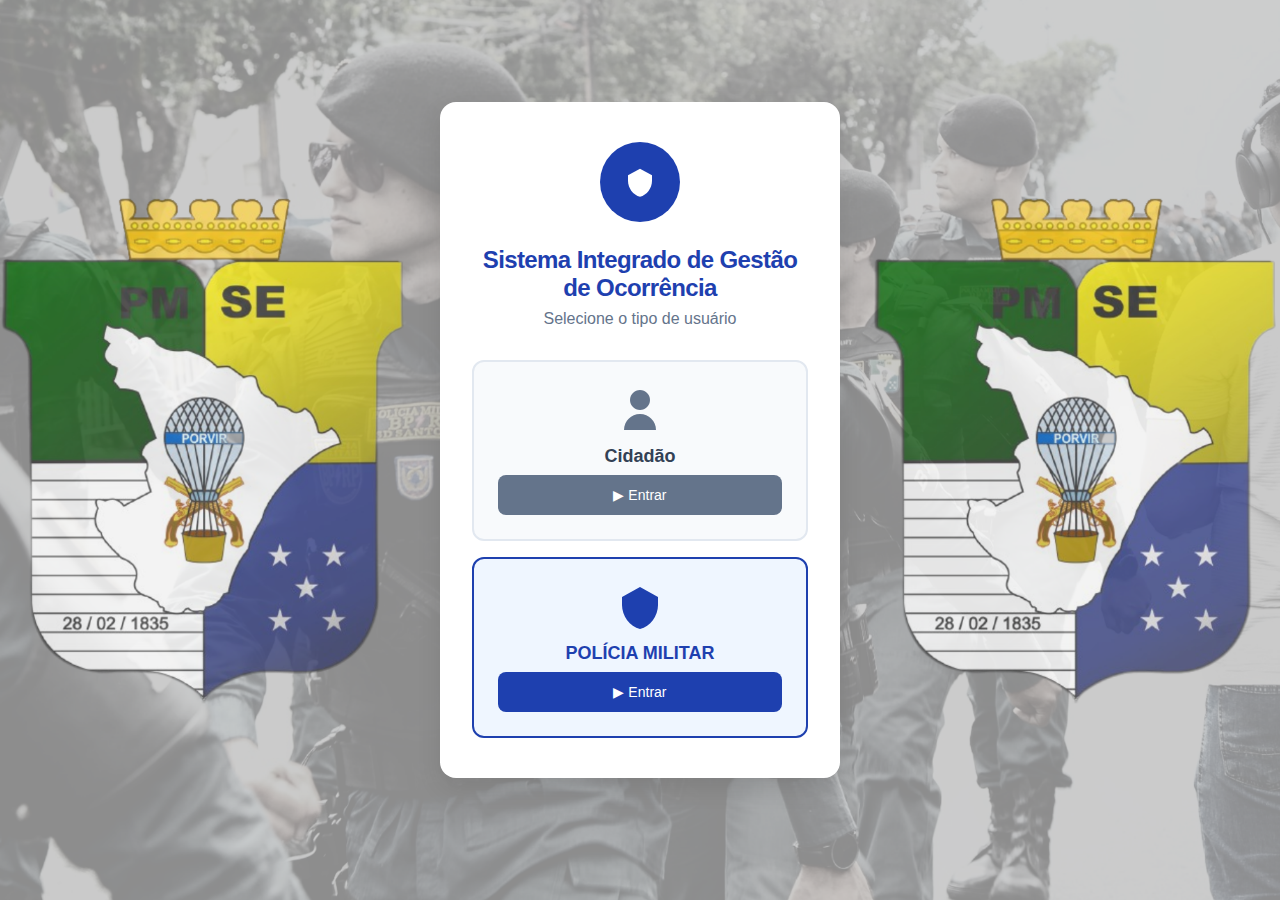
<file: index.html>
<!DOCTYPE html>
<html lang="pt-BR">
<head>
    <meta charset="UTF-8">
    <meta name="viewport" content="width=device-width, initial-scale=1.0">
    <title>Sistema de Acesso - PM SE</title>
    <style>
        * {
            margin: 0;
            padding: 0;
            box-sizing: border-box;
        }

        body {
    font-family: -apple-system, BlinkMacSystemFont, 'Segoe UI', Roboto, sans-serif;

       
    
    background-color: #222;
    background-image: url(./imagem/Planner\ Planejador\ Anual\ Horizontal\ A4\ \(1\).png) ;
    background-size: cover;
    background-position: center;
    background-repeat: no-repeat;

    min-height: 100vh;
    display: flex;
    align-items: center;
    justify-content: center;
    padding: 20px;
}

        .container {
            width: 100%;
            max-width: 400px;
        }

        .card {
            background: white;
            border-radius: 16px;
            padding: 40px 32px;
            box-shadow: 0 10px 25px rgba(0, 0, 0, 0.1);
            text-align: center;
            margin-bottom: 20px;
        }

        .logo {
            width: 80px;
            height: 80px;
            background: #1e40af;
            border-radius: 50%;
            display: flex;
            align-items: center;
            justify-content: center;
            margin: 0 auto 24px;
            color: white;
            font-size: 24px;
        }

        .shield-icon {
            width: 32px;
            height: 32px;
            fill: currentColor;
        }

        .user-icon {
            width: 32px;
            height: 32px;
            fill: currentColor;
        }

        h1 {
            color: #1e40af;
            font-size: 24px;
            font-weight: 700;
            margin-bottom: 8px;
            letter-spacing: -0.025em;
        }

        .subtitle {
            color: #64748b;
            font-size: 16px;
            margin-bottom: 32px;
        }

        .user-type-selector {
            display: flex;
            flex-direction: column;
            gap: 16px;
        }

        .user-type-card {
            background: #f8fafc;
            border: 2px solid #e2e8f0;
            border-radius: 12px;
            padding: 24px;
            cursor: pointer;
            transition: all 0.2s ease;
            text-align: center;
        }

        .user-type-card:hover {
            border-color: #1e40af;
            background: #f1f5f9;
            transform: translateY(-2px);
        }

        .user-type-card.police {
            border-color: #1e40af;
            background: #eff6ff;
        }

        .user-type-icon {
            width: 48px;
            height: 48px;
            margin: 0 auto 12px;
            color: #64748b;
        }

        .user-type-card.police .user-type-icon {
            color: #1e40af;
        }

        .user-type-title {
            font-size: 18px;
            font-weight: 600;
            color: #334155;
            margin-bottom: 8px;
        }

        .user-type-card.police .user-type-title {
            color: #1e40af;
        }

        .user-type-button {
            background: #64748b;
            color: white;
            border: none;
            border-radius: 8px;
            padding: 12px 24px;
            font-size: 14px;
            font-weight: 500;
            cursor: pointer;
            transition: background-color 0.2s ease;
            width: 100%;
        }

        .user-type-card.police .user-type-button {
            background: #1e40af;
        }

        .user-type-button:hover {
            background: #475569;
        }

        .user-type-card.police .user-type-button:hover {
            background: #1e3a8a;
        }

        .login-form {
            display: none;
        }

        .login-form.active {
            display: block;
        }

        .form-group {
            margin-bottom: 20px;
            text-align: left;
        }

        .form-label {
            display: block;
            color: #374151;
            font-size: 14px;
            font-weight: 500;
            margin-bottom: 8px;
        }

        .form-input {
            width: 100%;
            padding: 12px 16px;
            border: 2px solid #e5e7eb;
            border-radius: 8px;
            font-size: 16px;
            transition: border-color 0.2s ease;
            background: white;
        }

        .form-input:focus {
            outline: none;
            border-color: #1e40af;
            box-shadow: 0 0 0 3px rgba(30, 64, 175, 0.1);
        }

        .form-input::placeholder {
            color: #9ca3af;
        }

        .login-button {
            width: 100%;
            background: #64748b;
            color: white;
            border: none;
            border-radius: 8px;
            padding: 14px;
            font-size: 16px;
            font-weight: 600;
            cursor: pointer;
            transition: background-color 0.2s ease;
            margin-bottom: 12px;
        }

        .login-button.police {
            background: #1e40af;
        }

        .login-button:hover {
            background: #475569;
        }

        .login-button.police:hover {
            background: #1e3a8a;
        }

        .back-button {
            width: 100%;
            background: transparent;
            color: #64748b;
            border: 2px solid #e5e7eb;
            border-radius: 8px;
            padding: 12px;
            font-size: 14px;
            font-weight: 500;
            cursor: pointer;
            transition: all 0.2s ease;
        }

        .back-button:hover {
            background: #f8fafc;
            border-color: #d1d5db;
        }

        .restriction-notice {
            color: #64748b;
            font-size: 12px;
            margin-top: 16px;
            line-height: 1.4;
        }

        .restriction-notice a {
            color: #1e40af;
            text-decoration: none;
        }

        .restriction-notice a:hover {
            text-decoration: underline;
        }

        @media (max-width: 480px) {
            .card {
                padding: 32px 24px;
            }
            
            .container {
                max-width: 100%;
            }
        }
    </style>
</head>
<body>
   
    <div class="container">
        
        <div id="userTypeSelection" class="card">
            <div class="logo">
                <svg class="shield-icon" viewBox="0 0 24 24" fill="none" xmlns="http://www.w3.org/2000/svg">
                    <path d="M12 2L3 7V11C3 16.55 6.84 21.74 12 23C17.16 21.74 21 16.55 21 11V7L12 2Z" fill="currentColor"/>
                </svg>
            </div>
            <h1>Sistema Integrado de Gestão de Ocorrência</h1>
            <p class="subtitle">Selecione o tipo de usuário</p>
            
            <div class="user-type-selector">
                <div class="user-type-card" onclick="showLoginForm('citizen')">
                    <div class="user-type-icon">
                        <svg viewBox="0 0 24 24" fill="none" xmlns="http://www.w3.org/2000/svg">
                            <path d="M12 12C14.7614 12 17 9.76142 17 7C17 4.23858 14.7614 2 12 2C9.23858 2 7 4.23858 7 7C7 9.76142 9.23858 12 12 12Z" fill="currentColor"/>
                            <path d="M12 14C7.58172 14 4 17.5817 4 22H20C20 17.5817 16.4183 14 12 14Z" fill="currentColor"/>
                        </svg>
                    </div>
                    <div class="user-type-title">Cidadão</div>
                    <button class="user-type-button">▶ Entrar</button>
                </div>
                
                <div class="user-type-card police" onclick="showLoginForm('police')">
                    <div class="user-type-icon">
                        <svg viewBox="0 0 24 24" fill="none" xmlns="http://www.w3.org/2000/svg">
                            <path d="M12 2L3 7V11C3 16.55 6.84 21.74 12 23C17.16 21.74 21 16.55 21 11V7L12 2Z" fill="currentColor"/>
                        </svg>
                    </div>
                    <div class="user-type-title">POLÍCIA MILITAR</div>
                    <button class="user-type-button">▶ Entrar</button>
                </div>
            </div>
        </div>

        
        <div id="citizenLogin" class="card login-form">
            <div class="logo">
                <svg class="user-icon" viewBox="0 0 24 24" fill="none" xmlns="http://www.w3.org/2000/svg">
                    <path d="M12 12C14.7614 12 17 9.76142 17 7C17 4.23858 14.7614 2 12 2C9.23858 2 7 4.23858 7 7C7 9.76142 9.23858 12 12 12Z" fill="currentColor"/>
                    <path d="M12 14C7.58172 14 4 17.5817 4 22H20C20 17.5817 16.4183 14 12 14Z" fill="currentColor"/>
                </svg>
            </div>
            <h1>Cidadão</h1>
            <p class="subtitle">Portal do Cidadão</p>
            
            <form>
                <div class="form-group">
                    <label class="form-label">Usuário</label>
                    <input type="text" class="form-input" placeholder="Digite seu usuário">
                </div>
                
                <div class="form-group">
                    <label class="form-label">Senha</label>
                    <input type="password" class="form-input" placeholder="Digite sua senha">
                </div>
                
                <a href="./portal-cidade.html"><button type="button" class="login-button portal-cidado">Entrar</button></a>
                <button type="button" class="back-button" onclick="showUserTypeSelection()">Voltar</button>
            </form>
        </div>

        
       <div id="policeLogin" class="card login-form">
    <div class="logo">
        <svg class="shield-icon" viewBox="0 0 24 24" fill="none" xmlns="http://www.w3.org/2000/svg">
            <path d="M12 2L3 7V11C3 16.55 6.84 21.74 12 23C17.16 21.74 21 16.55 21 11V7L12 2Z" fill="currentColor"/>
        </svg>
    </div>
    <h1>POLÍCIA MILITAR</h1>
    <p class="subtitle">Sistema Corporativo</p>
    
    <form id="policeForm"> <div class="form-group">
            <label class="form-label">Matrícula</label>
            <input type="text" id="policeMatricula" class="form-input" placeholder="Digite sua matrícula" required>
        </div>
        
        <div class="form-group">
            <label class="form-label">Senha</label>
            <input type="password" id="policeSenha" class="form-input" placeholder="Digite sua senha" required>
        </div>
        
        <button type="submit" class="login-button police">Entrar</button> 
        <button type="button" class="back-button" onclick="showUserTypeSelection()">Voltar</button>
    </form>
    
    <div class="restriction-notice">
        Sistema restrito aos membros da <a href="#">Polícia Militar</a>
    </div>
</div>

<script>
    function showLoginForm(type) {
        document.getElementById('userTypeSelection').style.display = 'none';
        document.getElementById('citizenLogin').classList.remove('active');
        document.getElementById('policeLogin').classList.remove('active');
        
        if (type === 'citizen') {
            document.getElementById('citizenLogin').classList.add('active');
        } else if (type === 'police') {
            document.getElementById('policeLogin').classList.add('active');
        }
    }

    function showUserTypeSelection() {
        document.getElementById('userTypeSelection').style.display = 'block';
        document.getElementById('citizenLogin').classList.remove('active');
        document.getElementById('policeLogin').classList.remove('active');
    }

    // --- FUNÇÃO DE VALIDAÇÃO DA PM ---
    function validatePoliceLogin(e) {
        e.preventDefault(); // Impede o envio padrão do formulário
        
        const matricula = document.getElementById('policeMatricula').value.trim();
        const senha = document.getElementById('policeSenha').value.trim();
        
        if (matricula === '' || senha === '') {
            alert('Erro: Matrícula e Senha são obrigatórios para o acesso da Polícia Militar.');
            // Opcional: focar no primeiro campo vazio
            if (matricula === '') {
                document.getElementById('policeMatricula').focus();
            } else {
                document.getElementById('policeSenha').focus();
            }
            return false;
        }
        
        // Se a validação passar (campos preenchidos), simula o login e redireciona
        alert('Login da Polícia Militar bem-sucedido! Redirecionando...');
        window.location.href = './sistema-corporativo.html';
    }

    // --- FUNÇÕES DE VALIDAÇÃO DO CIDADÃO (Para manter a consistência) ---
    function validateCitizenLogin(e) {
        e.preventDefault();
        
        const usuario = document.querySelector('#citizenLogin input[type="text"]').value.trim();
        const senha = document.querySelector('#citizenLogin input[type="password"]').value.trim();

        if (usuario === '' || senha === '') {
            alert('Erro: Usuário e Senha são obrigatórios para o acesso do Cidadão.');
            return false;
        }

        alert('Login do Cidadão bem-sucedido! Redirecionando...');
        window.location.href = './portal-cidade.html';
    }

    // --- ADICIONA LISTENERS AOS FORMULÁRIOS ---
    document.getElementById('policeForm').addEventListener('submit', validatePoliceLogin);

    // Também aplicando a validação no login do Cidadão para consistência:
    const citizenForm = document.querySelector('#citizenLogin form');
    citizenForm.addEventListener('submit', validateCitizenLogin);
</script>
</body>
</html>
</file>
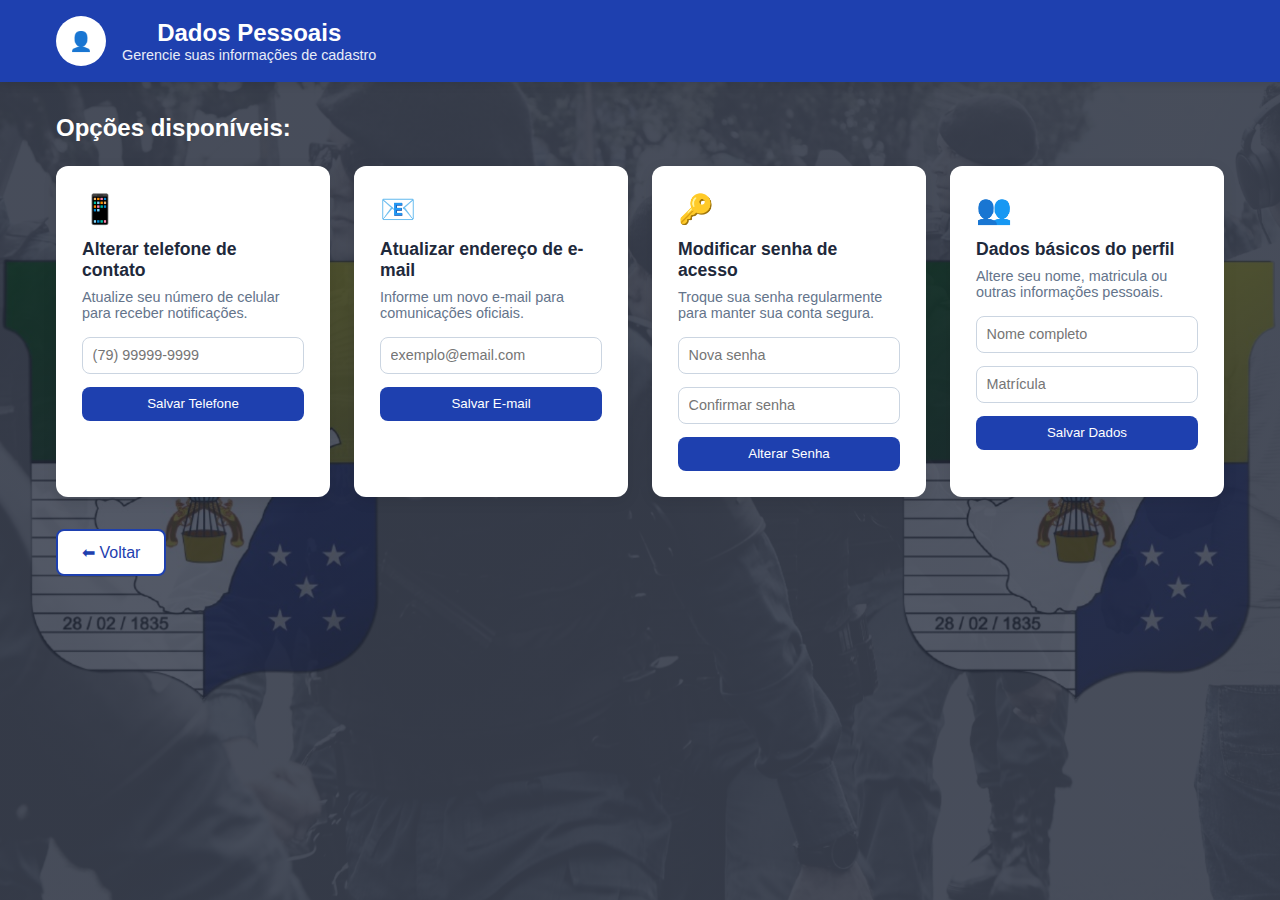
<file: conguraçaopolicial.html>
<!DOCTYPE html>
<html lang="pt-BR">
<head>
  <meta charset="UTF-8">
  <title>Dados Pessoais</title>
  <link rel="stylesheet" href="style.css">
  <style>
    body {
            font-family: 'Inter', sans-serif;
            min-height: 100vh;
            color: #0f172a;
            
            
            background-image: linear-gradient(rgba(15, 23, 42, 0.7), rgba(15, 23, 42, 0.7)), url('./imagem/Planner\ Planejador\ Anual\ Horizontal\ A4\ \(1\).png');
            
            background-size: cover;      
            background-position: center; 
            background-attachment: fixed;
            background-repeat: no-repeat;
        }
    .options-grid {
      display: grid;
      grid-template-columns: repeat(auto-fit, minmax(250px, 1fr));
      gap: 1.5rem;
      margin-top: 1.5rem;
    }

    .option-card {
      background: white;
      border-radius: 12px;
      padding: 1.5rem;
      box-shadow: 0 4px 15px rgba(0,0,0,0.08);
      border: 2px solid transparent;
      transition: all 0.3s ease;
    }

    .option-card:hover {
      border-color: #1e40af;
      box-shadow: 0 6px 25px rgba(0,0,0,0.12);
    }

    .option-icon {
      font-size: 1.8rem;
      margin-bottom: 0.8rem;
      color: #1e40af;
    }

    .option-card h3 {
      font-size: 1.1rem;
      color: #1e293b;
      margin-bottom: 0.5rem;
    }

    .option-card p {
      font-size: 0.9rem;
      color: #64748b;
      margin-bottom: 1rem;
    }

    .option-card input {
      width: 100%;
      padding: 0.6rem;
      margin-bottom: 0.8rem;
      border: 1px solid #cbd5e1;
      border-radius: 8px;
      font-size: 0.9rem;
    }

    .option-card button {
      width: 100%;
      padding: 0.6rem;
      background: #1e40af;
      color: white;
      border: none;
      border-radius: 8px;
      font-weight: 500;
      cursor: pointer;
      transition: 0.3s;
    }

    .option-card button:hover {
      background: #1e3a8a;
    }
  </style>
</head>
<body>
  <header class="header">
      <div class="header-content">
          <div class="logo">👤</div>
          <div class="header-text">
              <h1>Dados Pessoais</h1>
              <p>Gerencie suas informações de cadastro</p>
          </div>
      </div>
  </header>

  <main class="container">
      <h2 style="color: white;">Opções disponíveis:</h2>
      <div class="options-grid">
          
          
          <div class="option-card">
              <div class="option-icon">📱</div>
              <h3>Alterar telefone de contato</h3>
              <p>Atualize seu número de celular para receber notificações.</p>
              <input type="text" placeholder="(79) 99999-9999">
              <button>Salvar Telefone</button>
          </div>

          
          <div class="option-card">
              <div class="option-icon">📧</div>
              <h3>Atualizar endereço de e-mail</h3>
              <p>Informe um novo e-mail para comunicações oficiais.</p>
              <input type="email" placeholder="exemplo@email.com">
              <button>Salvar E-mail</button>
          </div>

          
          <div class="option-card">
              <div class="option-icon">🔑</div>
              <h3>Modificar senha de acesso</h3>
              <p>Troque sua senha regularmente para manter sua conta segura.</p>
              <input type="password" placeholder="Nova senha">
              <input type="password" placeholder="Confirmar senha">
              <button>Alterar Senha</button>
          </div>

          
          <div class="option-card">
              <div class="option-icon">👥</div>
              <h3>Dados básicos do perfil</h3>
              <p>Altere seu nome, matricula ou outras informações pessoais.</p>
              <input type="text" placeholder="Nome completo">
              <input type="text" placeholder="Matrícula">
              <button>Salvar Dados</button>
          </div>
      </div>

      <a href="./sistema-corporativo.html" class="btn btn-secondary" style="margin-top:2rem; display:inline-block;">⬅ Voltar </a>
  </main>
</body>
</html>
</file>
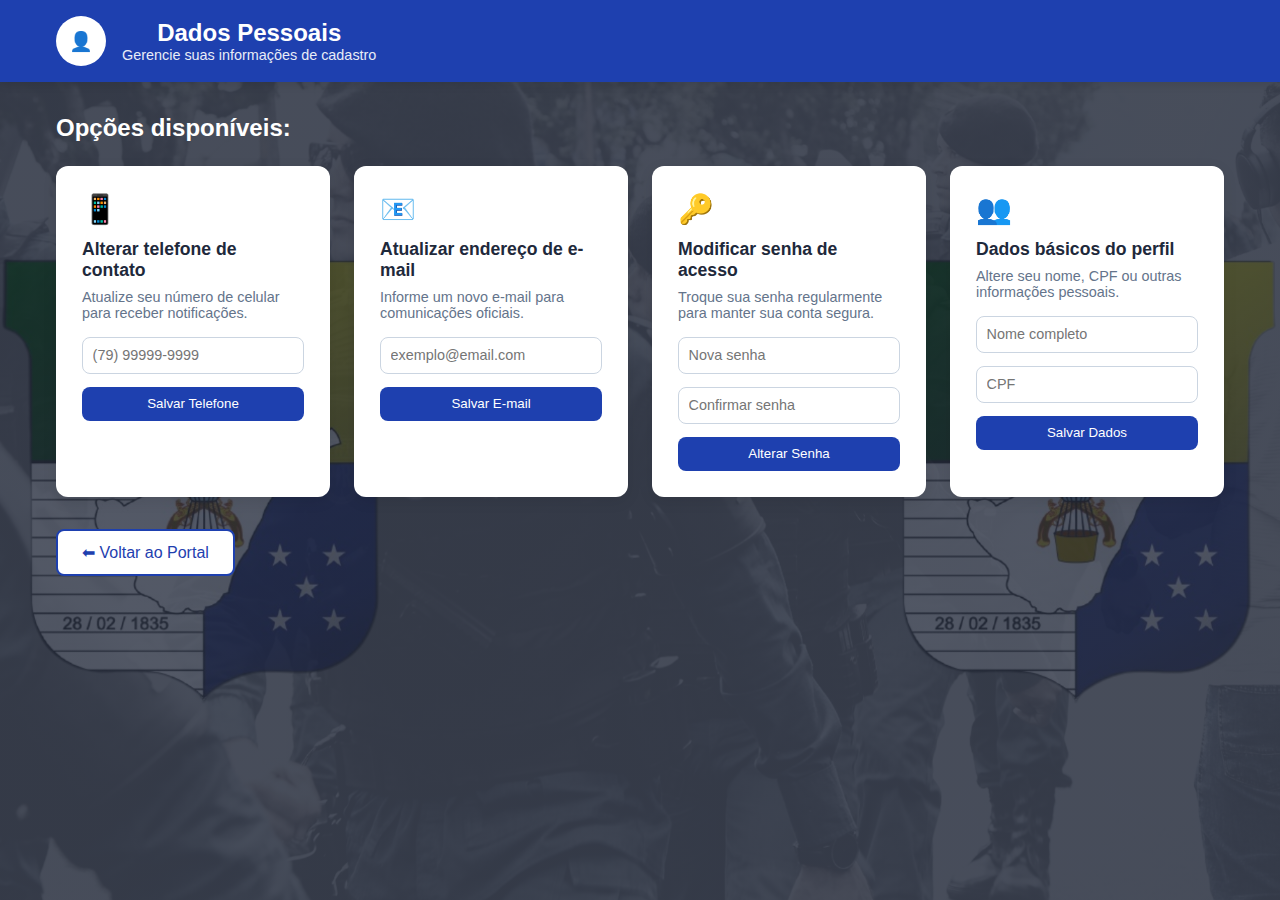
<file: dados-pessoais.html>
<!DOCTYPE html>
<html lang="pt-BR">
<head>
  <meta charset="UTF-8">
  <title>Dados Pessoais</title>
  <link rel="stylesheet" href="style.css">
  <style>
      body {
            font-family: 'Inter', sans-serif;
            min-height: 100vh;
            color: #0f172a;
            
            
            background-image: linear-gradient(rgba(15, 23, 42, 0.7), rgba(15, 23, 42, 0.7)), url('./imagem/Planner\ Planejador\ Anual\ Horizontal\ A4\ \(1\).png');
            
            background-size: cover;      
            background-position: center; 
            background-attachment: fixed;
            background-repeat: no-repeat;
        }
    .options-grid {
      display: grid;
      grid-template-columns: repeat(auto-fit, minmax(250px, 1fr));
      gap: 1.5rem;
      margin-top: 1.5rem;
    }

    .option-card {
      background: white;
      border-radius: 12px;
      padding: 1.5rem;
      box-shadow: 0 4px 15px rgba(0,0,0,0.08);
      border: 2px solid transparent;
      transition: all 0.3s ease;
    }

    .option-card:hover {
      border-color: #1e40af;
      box-shadow: 0 6px 25px rgba(0,0,0,0.12);
    }

    .option-icon {
      font-size: 1.8rem;
      margin-bottom: 0.8rem;
      color: #1e40af;
    }

    .option-card h3 {
      font-size: 1.1rem;
      color: #1e293b;
      margin-bottom: 0.5rem;
    }

    .option-card p {
      font-size: 0.9rem;
      color: #64748b;
      margin-bottom: 1rem;
    }

    .option-card input {
      width: 100%;
      padding: 0.6rem;
      margin-bottom: 0.8rem;
      border: 1px solid #cbd5e1;
      border-radius: 8px;
      font-size: 0.9rem;
    }

    .option-card button {
      width: 100%;
      padding: 0.6rem;
      background: #1e40af;
      color: white;
      border: none;
      border-radius: 8px;
      font-weight: 500;
      cursor: pointer;
      transition: 0.3s;
    }

    .option-card button:hover {
      background: #1e3a8a;
    }
  </style>
</head>
<body>
  <header class="header">
      <div class="header-content">
          <div class="logo">👤</div>
          <div class="header-text">
              <h1>Dados Pessoais</h1>
              <p>Gerencie suas informações de cadastro</p>
          </div>
      </div>
  </header>

  <main class="container">
      <h2 style="color: white;">Opções disponíveis:</h2>
      <div class="options-grid">
          
          
          <div class="option-card">
              <div class="option-icon">📱</div>
              <h3>Alterar telefone de contato</h3>
              <p>Atualize seu número de celular para receber notificações.</p>
              <input type="text" placeholder="(79) 99999-9999">
              <button>Salvar Telefone</button>
          </div>

          
          <div class="option-card">
              <div class="option-icon">📧</div>
              <h3>Atualizar endereço de e-mail</h3>
              <p>Informe um novo e-mail para comunicações oficiais.</p>
              <input type="email" placeholder="exemplo@email.com">
              <button>Salvar E-mail</button>
          </div>

          
          <div class="option-card">
              <div class="option-icon">🔑</div>
              <h3>Modificar senha de acesso</h3>
              <p>Troque sua senha regularmente para manter sua conta segura.</p>
              <input type="password" placeholder="Nova senha">
              <input type="password" placeholder="Confirmar senha">
              <button>Alterar Senha</button>
          </div>

          
          <div class="option-card">
              <div class="option-icon">👥</div>
              <h3>Dados básicos do perfil</h3>
              <p>Altere seu nome, CPF ou outras informações pessoais.</p>
              <input type="text" placeholder="Nome completo">
              <input type="text" placeholder="CPF">
              <button>Salvar Dados</button>
          </div>
      </div>

      <a href="./portal-cidade.html" class="btn btn-secondary" style="margin-top:2rem; display:inline-block;">⬅ Voltar ao Portal</a>
  </main>
</body>
</html>
</file>
<file: style.css>
* {
    margin: 0;
    padding: 0;
    box-sizing: border-box;
}

body {
    font-family: -apple-system, BlinkMacSystemFont, 'Segoe UI', Roboto, sans-serif;
    background: linear-gradient(135deg, #e2e8f0 0%, #cbd5e1 100%);
    min-height: 100vh;
    color: #1e293b;
}


.header {
    background: #1e40af;
    color: white;
    padding: 1rem 0;
    box-shadow: 0 2px 10px rgba(0,0,0,0.1);
    text-align: center;
}

.header-content {
    max-width: 1200px;
    margin: 0 auto;
    padding: 0 1rem;
    display: flex;
    align-items: center;
    gap: 1rem;
}

.logo {
    width: 50px;
    height: 50px;
    background: white;
    border-radius: 50%;
    display: flex;
    align-items: center;
    justify-content: center;
    color: #1e40af;
    font-weight: bold;
    font-size: 1.2rem;
}

.header-text h1 {
    font-size: 1.5rem;
    font-weight: 600;
}

.header-text p {
    opacity: 0.9;
    font-size: 0.9rem;
}

.user-info {
    margin-left: auto;
    text-align: right;
}

/* ==== Layout geral ==== */
.container {
    max-width: 1200px;
    margin: 2rem auto;
    padding: 0 1rem;
}

.welcome-card {
    background: white;
    border-radius: 12px;
    padding: 2rem;
    margin-bottom: 2rem;
    box-shadow: 0 4px 20px rgba(0,0,0,0.08);
    border-left: 4px solid #1e40af;
}

.welcome-card h2 {
    color: #1e40af;
    margin-bottom: 0.5rem;
    font-size: 1.3rem;
}

.welcome-card p {
    color: #64748b;
    line-height: 1.6;
}

/* ==== Cards de serviço ==== */
.services-grid {
    display: grid;
    grid-template-columns: repeat(auto-fit, minmax(300px, 1fr));
    gap: 1.5rem;
    margin-bottom: 2rem;
}

.service-card {
    background: white;
    border-radius: 12px;
    padding: 1.5rem;
    box-shadow: 0 4px 20px rgba(0,0,0,0.08);
    transition: all 0.3s ease;
    cursor: pointer;
    border: 2px solid transparent;
    display: block;
    text-decoration: none;
}

.service-card:hover {
    transform: translateY(-2px);
    box-shadow: 0 8px 30px rgba(0,0,0,0.12);
    border-color: #1e40af;
}

.service-icon {
    width: 60px;
    height: 60px;
    background: linear-gradient(135deg, #1e40af, #3b82f6);
    border-radius: 12px;
    display: flex;
    align-items: center;
    justify-content: center;
    color: white;
    font-size: 1.5rem;
    margin-bottom: 1rem;
}

.service-card h3 {
    color: #1e293b;
    margin-bottom: 0.5rem;
    font-size: 1.1rem;
    font-weight: 600;
}

.service-card p {
    color: #64748b;
    font-size: 0.9rem;
    line-height: 1.5;
    margin-bottom: 1rem;
}

.service-features {
    list-style: none;
}

.service-features li {
    color: #475569;
    font-size: 0.85rem;
    margin-bottom: 0.3rem;
    padding-left: 1rem;
    position: relative;
}

.service-features li:before {
    content: "•";
    color: #1e40af;
    position: absolute;
    left: 0;
}


.warning-card {
    background: #fef3c7;
    border: 1px solid #f59e0b;
    border-radius: 12px;
    padding: 1.5rem;
    margin-top: 2rem;
}

.warning-card .warning-icon {
    color: #f59e0b;
    font-size: 1.2rem;
    margin-right: 0.5rem;
}

.warning-card p {
    color: #92400e;
    font-size: 0.9rem;
    line-height: 1.5;
}


.quick-actions {
    display: flex;
    gap: 1rem;
    margin-top: 2rem;
    flex-wrap: wrap;
}

.btn {
    padding: 0.75rem 1.5rem;
    border-radius: 8px;
    border: none;
    font-weight: 500;
    cursor: pointer;
    transition: all 0.3s ease;
    text-decoration: none;
    display: inline-flex;
    align-items: center;
    gap: 0.5rem;
}

.btn-primary {
    background: #1e40af;
    color: white;
}

.btn-primary:hover {
    background: #1e3a8a;
    transform: translateY(-1px);
}

.btn-secondary {
    background: white;
    color: #1e40af;
    border: 2px solid #1e40af;
}

.btn-secondary:hover {
    background: #1e40af;
    color: white;
}


@media (max-width: 768px) {
    .header-content {
        flex-direction: column;
        text-align: center;
        gap: 0.5rem;
    }

    .user-info {
        margin-left: 0;
    }

    .services-grid {
        grid-template-columns: 1fr;
    }

    .quick-actions {
        flex-direction: column;
    }
}
</file>
